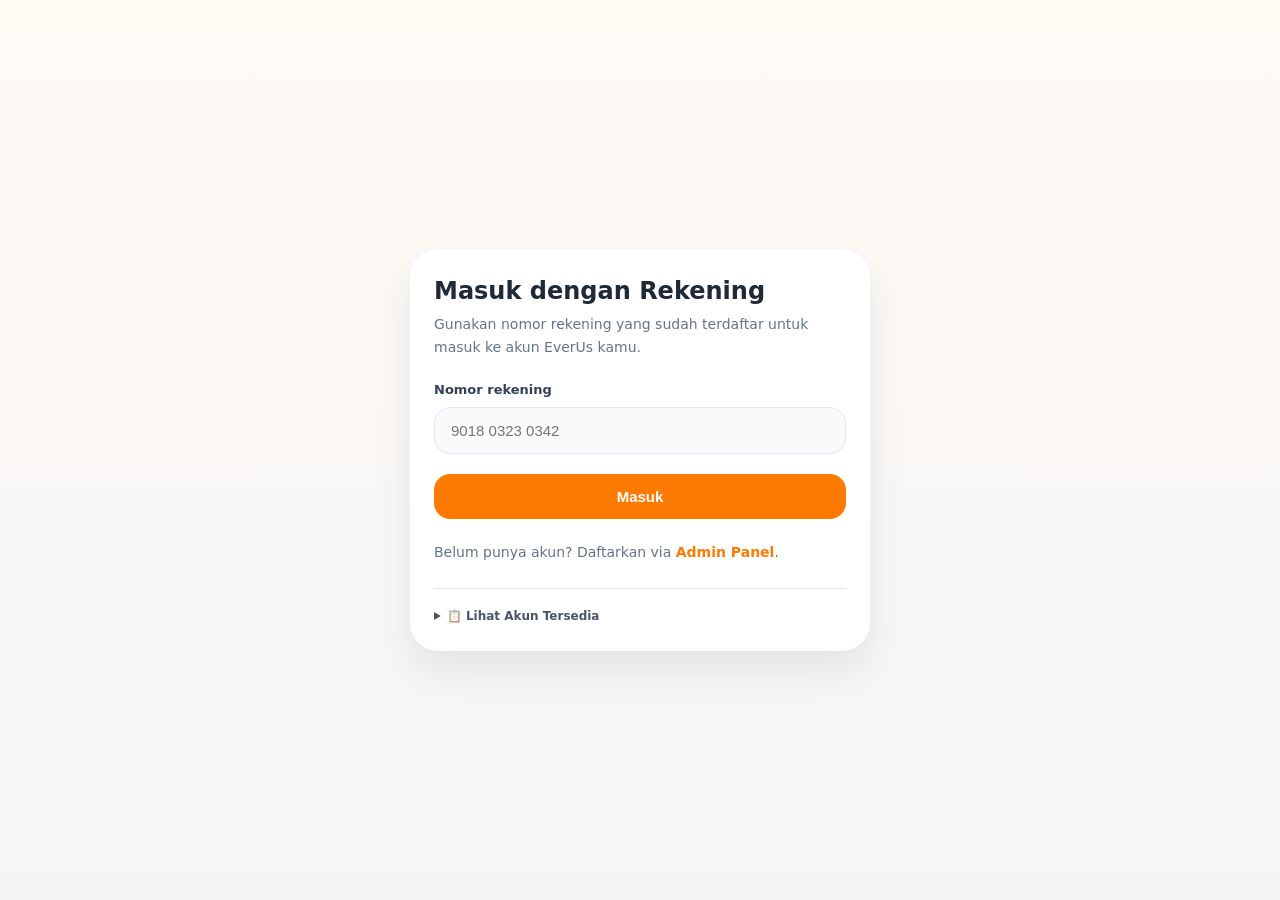
<file: _index.html>
<!DOCTYPE html>
<html lang="id">
<head>
  <meta charset="UTF-8" />
  <meta name="viewport" content="width=device-width, initial-scale=1" />
  <title>Masuk EverUs</title>
  <style>
    :root {
      font-family: Inter, system-ui, sans-serif;
      background: #f5f5f7;
      color: #1f2937;
    }
    * {
      box-sizing: border-box;
    }
    body {
      margin: 0;
      min-height: 100vh;
      display: flex;
      align-items: center;
      justify-content: center;
      background: linear-gradient(180deg, #fffaf4 0%, #f5f5f7 100%);
      padding: 16px;
    }
    .login-card {
      width: min(460px, 100%);
      background: white;
      border-radius: 28px;
      padding: 28px 24px;
      box-shadow: 0 20px 40px rgba(0,0,0,0.08);
    }
    .login-card h1 {
      margin: 0 0 8px;
      font-size: 24px;
    }
    .login-card p {
      margin: 0 0 24px;
      color: #64748b;
      font-size: 14px;
      line-height: 1.6;
    }
    .field {
      display: grid;
      gap: 10px;
      margin-bottom: 20px;
    }
    .field label {
      font-size: 13px;
      font-weight: 700;
      color: #334155;
    }
    .field input {
      width: 100%;
      border: 1px solid #e2e8f0;
      border-radius: 16px;
      padding: 14px 16px;
      font-size: 15px;
      background: #f8fafc;
      color: #0f172a;
    }
    .button {
      width: 100%;
      border: none;
      border-radius: 16px;
      padding: 14px;
      background: #ff7a00;
      color: white;
      font-size: 15px;
      font-weight: 700;
      cursor: pointer;
    }
    .message {
      min-height: 22px;
      color: #dc2626;
      font-size: 13px;
    }
    .help {
      margin-top: 18px;
      color: #475569;
      font-size: 13px;
      line-height: 1.5;
    }
    .help a {
      color: #ff7a00;
      text-decoration: none;
      font-weight: 700;
    }
  </style>
</head>
<body>
  <div class="login-card">
    <h1>Masuk dengan Rekening</h1>
    <p>Gunakan nomor rekening yang sudah terdaftar untuk masuk ke akun EverUs kamu.</p>
    <div class="field">
      <label for="account-number">Nomor rekening</label>
      <input id="account-number" type="text" placeholder="9018 0323 0342" />
    </div>
    <button class="button" id="login-btn">Masuk</button>
    <div class="message" id="login-message"></div>
    <p class="help">Belum punya akun? Daftarkan via <a href="admin.html">Admin Panel</a>.</p>
    <hr style="border: none; border-top: 1px solid #e5e7eb; margin: 20px 0;">
    <details style="font-size: 12px; color: #64748b;">
      <summary style="cursor: pointer; font-weight: 700; color: #475569;">📋 Lihat Akun Tersedia</summary>
      <div id="account-list" style="margin-top: 12px; padding-top: 12px; border-top: 1px solid #e5e7eb;">
        <p style="margin: 0 0 8px;">Akun yang terdaftar:</p>
        <div id="account-items" style="font-family: monospace; font-size: 11px; color: #1f2937;"></div>
      </div>
    </details>
  </div>
  <script>
    const SHEET_ENDPOINT = 'https://script.google.com/macros/s/AKfycbxJeqJSQt7piGkguB62S1hXNhGyePbZWRPzknS0hSrUeU41AByMyciHHYfte2kRLddXgQ/exec';
    const messageEl = document.getElementById('login-message');
    const inputEl = document.getElementById('account-number');
    const buttonEl = document.getElementById('login-btn');
    const accountItemsEl = document.getElementById('account-items');

    function normalizeAccount(value) {
      return String(value || '').trim().replace(/\s+/g, '');
    }

    async function loadAccountList() {
      try {
        const url = new URL(SHEET_ENDPOINT);
        url.searchParams.set('action', 'list');
        const response = await fetch(url.toString());
        if (!response.ok) throw new Error('Gagal koneksi');
        const accounts = await response.json();
        
        if (!Array.isArray(accounts) || accounts.length === 0) {
          accountItemsEl.innerHTML = '<p style="margin: 0; color: #dc2626;">Tidak ada akun terdaftar.</p>';
          return;
        }
        
        let html = '';
        accounts.forEach(function(acc) {
          if (acc.account) {
            html += `<div style="margin: 6px 0; padding: 8px; background: #f8fafc; border-radius: 8px;">
              <strong>${acc.account}</strong> - ${acc.name || '(Tanpa nama)'}
            </div>`;
          }
        });
        accountItemsEl.innerHTML = html || '<p style="margin: 0; color: #64748b;">Data akun kosong.</p>';
      } catch (error) {
        accountItemsEl.innerHTML = '<p style="margin: 0; color: #dc2626;">Gagal memuat daftar akun.</p>';
        console.error('Gagal load account list:', error);
      }
    }

    document.querySelector('details').addEventListener('toggle', function(e) {
      if (e.target.open) {
        loadAccountList();
      }
    });

    async function login() {
      const rawAccount = inputEl.value;
      const account = normalizeAccount(rawAccount);
      
      if (!account) {
        messageEl.textContent = 'Masukkan nomor rekening terlebih dahulu.';
        return;
      }
      
      messageEl.textContent = 'Memeriksa akun...';
      console.log('Login attempt with account:', account);
      
      try {
        const url = new URL(SHEET_ENDPOINT);
        url.searchParams.set('action', 'get');
        url.searchParams.set('account', account);
        console.log('Fetching:', url.toString());
        
        const response = await fetch(url.toString());
        if (!response.ok) throw new Error('Gagal koneksi');
        const config = await response.json();
        
        console.log('Response:', config);
        
        if (!config || !config.account) {
          messageEl.textContent = 'Nomor rekening tidak ditemukan. Coba lagi atau daftar di Admin Panel.';
          return;
        }
        
        window.location.href = `index.html?account=${encodeURIComponent(config.account)}`;
      } catch (error) {
        messageEl.textContent = 'Terjadi kesalahan, silakan coba lagi.';
        console.error('Login error:', error);
      }
    }

    buttonEl.addEventListener('click', login);
    inputEl.addEventListener('keydown', function(event) {
      if (event.key === 'Enter') login();
    });
  </script>
</body>
</html>
</file>
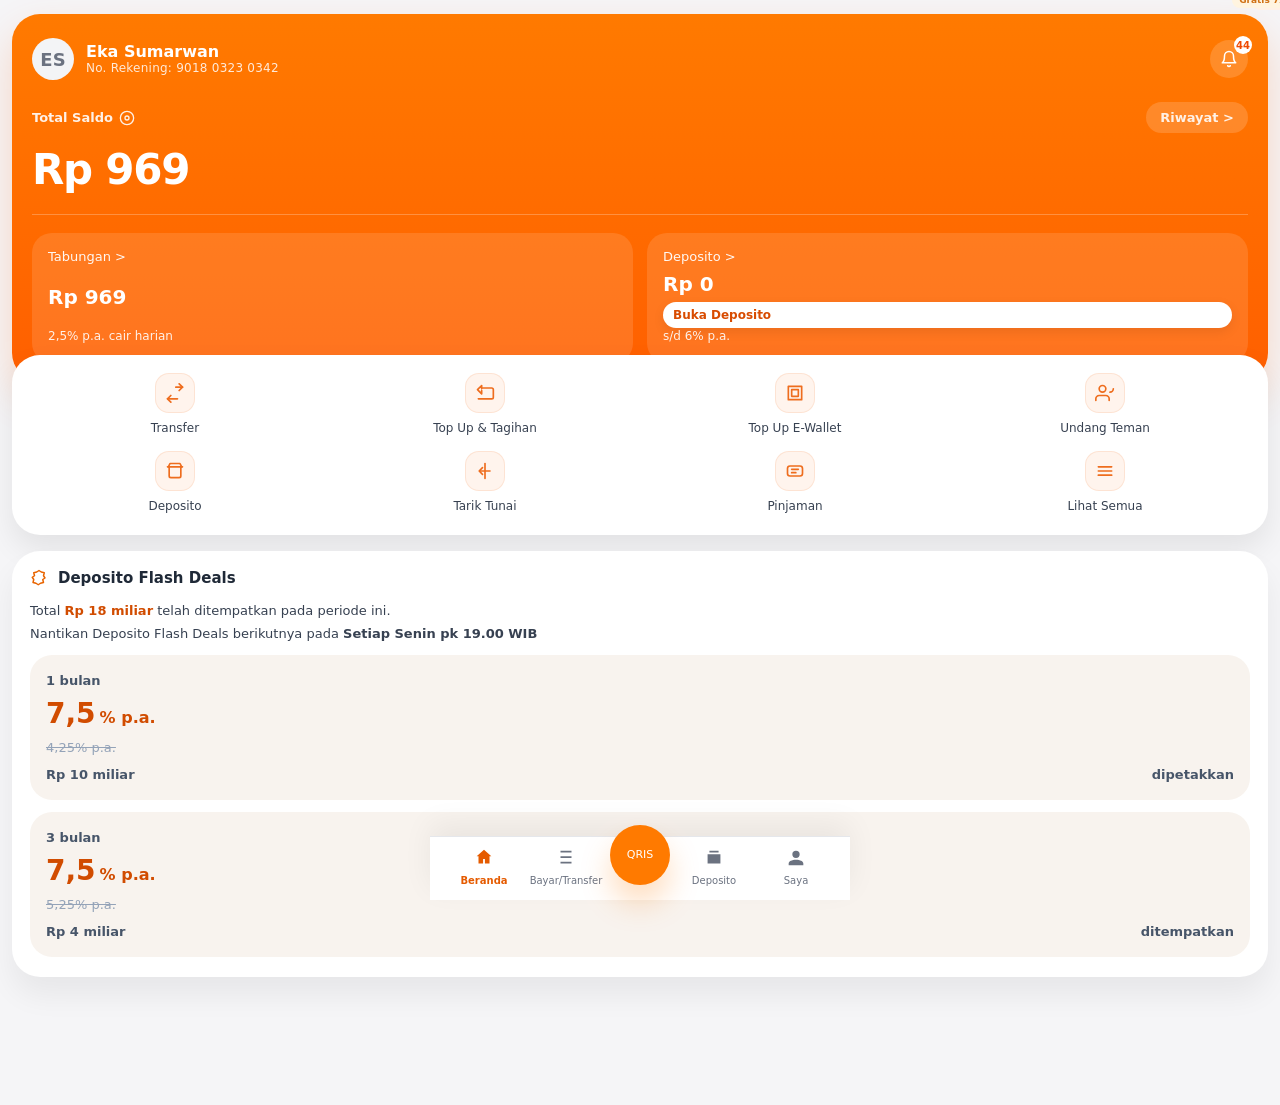
<file: user.html>
<!DOCTYPE html>
<html lang="id">
<head>
  <meta charset="UTF-8" />
  <meta name="viewport" content="width=device-width, initial-scale=1" />
  <title>EverUs Mockup</title>
  <style>
    :root {
      color-scheme: light;
      font-family: Inter, system-ui, sans-serif;
      font-size: 14px;
      background: #f5f5f7;
      color: #1f2937;
    }

    * {
      box-sizing: border-box;
    }

    html,
    body {
      margin: 0;
      min-height: 100%;
      background: #f5f5f7;
      color: #1f2937;
      width: 100%;
      overflow-x: hidden;
    }

    body {
      padding: 0;
    }

    .screen {
      width: 100vw;
      padding: 14px 12px 110px;
      min-height: 100vh;
      box-sizing: border-box;
    }

    .top-card {
      border-radius: 28px;
      background: linear-gradient(180deg, #ff7a00 0%, #ff5f00 100%);
      color: white;
      padding: 24px 20px 18px;
      box-shadow: 0 18px 40px rgba(255, 97, 0, 0.2);
    }

    .profile-row {
      display: flex;
      justify-content: space-between;
      gap: 12px;
      align-items: center;
      margin-bottom: 22px;
    }

    .profile {
      display: flex;
      gap: 12px;
      align-items: center;
    }

    .avatar {
      width: 42px;
      height: 42px;
      border-radius: 50%;
      background: #f3f4f6;
      display: grid;
      place-items: center;
      color: #6b7280;
      font-size: 18px;
      font-weight: 700;
    }

    .profile-info {
      line-height: 1.2;
    }

    .profile-info .name {
      font-size: 16px;
      font-weight: 700;
    }

    .profile-info .account {
      font-size: 12px;
      opacity: 0.85;
      letter-spacing: 0.02em;
      display: flex;
      gap: 8px;
      align-items: center;
    }

    .icon-badge {
      width: 38px;
      height: 38px;
      border-radius: 50%;
      background: rgba(255,255,255,0.16);
      display: grid;
      place-items: center;
      position: relative;
      color: white;
      padding: 0;
    }

    .icon-badge .badge-count {
      width: 18px;
      height: 18px;
      border-radius: 50%;
      background: #fff;
      color: #ef4900;
      font-size: 10px;
      display: grid;
      place-items: center;
      font-weight: 700;
      position: absolute;
      right: -4px;
      top: -4px;
    }

    .section-title {
      display: flex;
      justify-content: space-between;
      align-items: center;
      margin-bottom: 12px;
      font-size: 13px;
      opacity: 0.9;
    }

    .section-title span {
      display: inline-flex;
      align-items: center;
      gap: 6px;
    }

    .section-title .pill {
      padding: 8px 14px;
      border-radius: 999px;
      background: rgba(255, 255, 255, 0.18);
      font-size: 13px;
      font-weight: 600;
      color: white;
    }

    .balance {
      font-size: clamp(2rem, 6vw, 3rem);
      font-weight: 800;
      margin: 8px 0 20px;
      letter-spacing: -0.03em;
    }

    .divider {
      border-top: 1px solid rgba(255,255,255,0.25);
      margin: 16px 0 18px;
    }

    .rows {
      display: grid;
      gap: 14px;
      grid-template-columns: repeat(2, minmax(0, 1fr));
    }

    .sub-card {
      background: rgba(255,255,255,0.12);
      border-radius: 20px;
      padding: 16px 16px 18px;
      min-height: 108px;
      display: flex;
      flex-direction: column;
      justify-content: space-between;
    }

    .sub-card .label {
      display: flex;
      align-items: center;
      justify-content: space-between;
      font-size: 13px;
      opacity: 0.95;
      margin-bottom: 8px;
    }

    .sub-card .amount {
      font-size: 20px;
      font-weight: 700;
      margin-bottom: 6px;
    }

    .sub-card .small {
      font-size: 12px;
      opacity: 0.9;
      line-height: 1.4;
    }

    .button-pill {
      display: inline-flex;
      padding: 6px 10px;
      border-radius: 999px;
      background: #fff;
      color: #d84b00;
      font-size: 12px;
      font-weight: 700;
      box-shadow: 0 4px 12px rgba(0,0,0,.08);
    }

    .actions {
      background: white;
      border-radius: 28px;
      margin: -26px 0 16px;
      padding: 18px 16px 22px;
      box-shadow: 0 14px 30px rgba(0,0,0,0.08);
    }

    .action-grid {
      display: grid;
      grid-template-columns: repeat(4, minmax(0, 1fr));
      gap: 16px;
    }

    .action-item {
      display: flex;
      flex-direction: column;
      align-items: center;
      gap: 8px;
      color: #374151;
      text-align: center;
      font-size: 12px;
    }

    .action-icon {
      width: 40px;
      height: 40px;
      border-radius: 14px;
      display: grid;
      place-items: center;
      background: #fff4ed;
      color: #ee6d1e;
      box-shadow: inset 0 0 0 1px rgba(238,109,30,.12);
    }

    .action-icon.badge::after {
      content: 'Baru';
      position: absolute;
      top: -6px;
      right: -10px;
      font-size: 9px;
      font-weight: 700;
      color: #c84a00;
      background: #fff1e6;
      border-radius: 999px;
      padding: 3px 7px;
    }

    .action-icon.free::after {
      content: 'Gratis 7x';
      position: absolute;
      top: -8px;
      right: -12px;
      font-size: 9px;
      font-weight: 700;
      color: #d07114;
      background: #fff4e0;
      border-radius: 999px;
      padding: 3px 7px;
    }

    .card {
      border-radius: 28px;
      background: #fff;
      padding: 18px 18px 20px;
      box-shadow: 0 18px 30px rgba(0,0,0,0.06);
      margin-bottom: 18px;
    }

    .card .section-label {
      display: flex;
      align-items: center;
      gap: 10px;
      font-weight: 700;
      font-size: 15px;
      margin-bottom: 16px;
      color: #1f2937;
    }

    .card .section-label svg {
      width: 18px;
      height: 18px;
      color: #e86400;
    }

    .flash-body {
      display: grid;
      gap: 14px;
    }

    .flash-text {
      display: grid;
      gap: 8px;
      font-size: 13px;
      color: #374151;
    }

    .flash-text .highlight {
      color: #d14c00;
      font-weight: 700;
    }

    .offers {
      display: grid;
      gap: 12px;
    }

    .offer {
      background: #f8f3ee;
      border-radius: 22px;
      padding: 18px 16px;
      display: grid;
      gap: 12px;
    }

    .offer-header {
      font-size: 13px;
      color: #475569;
      font-weight: 700;
    }

    .offer-rate {
      font-size: 28px;
      font-weight: 800;
      color: #d14c00;
      line-height: 1;
    }

    .offer-rate .unit {
      font-size: 16px;
      font-weight: 600;
      margin-left: 4px;
    }

    .offer-base {
      font-size: 13px;
      color: #94a3b8;
      text-decoration: line-through;
    }

    .offer-footer {
      display: flex;
      justify-content: space-between;
      gap: 10px;
      font-size: 13px;
      color: #475569;
    }

    .offer-footer span {
      display: block;
      font-weight: 700;
    }

    .bottom-nav {
      position: fixed;
      left: 50%;
      transform: translateX(-50%);
      bottom: 0;
      width: min(100%, 420px);
      background: white;
      border-top: 1px solid #e5e7eb;
      padding: 10px 16px 14px;
      display: flex;
      justify-content: space-between;
      align-items: center;
      gap: 6px;
      box-shadow: 0 -12px 30px rgba(0,0,0,0.06);
      z-index: 10;
    }

    .tab-item {
      flex: 1;
      display: flex;
      flex-direction: column;
      align-items: center;
      gap: 6px;
      font-size: 11px;
      color: #6b7280;
    }

    .tab-item.active {
      color: #e55b00;
      font-weight: 700;
    }

    .tab-item .tab-icon {
      width: 22px;
      height: 22px;
      background: currentColor;
      mask-size: contain;
      mask-repeat: no-repeat;
      mask-position: center;
      display: block;
    }

    .tab-item.home .tab-icon {
      mask-image: url('data:image/svg+xml;utf8,<svg xmlns="http://www.w3.org/2000/svg" viewBox="0 0 24 24"><path fill="white" d="M12 3l8 7h-2v8h-5v-5H11v5H6v-8H4z"/></svg>');
    }

    .tab-item.transfer .tab-icon {
      mask-image: url('data:image/svg+xml;utf8,<svg xmlns="http://www.w3.org/2000/svg" viewBox="0 0 24 24"><path fill="white" d="M6 4h12v2H6zm0 6h12v2H6zm0 6h12v2H6z"/></svg>');
    }

    .tab-item.qris {
      flex: none;
      width: 60px;
      height: 60px;
      border-radius: 50%;
      background: #ff7a00;
      color: white;
      display: grid;
      place-items: center;
      margin-top: -24px;
      box-shadow: 0 18px 30px rgba(255,122,0,0.25);
    }

    .tab-item.qris .label {
      display: none;
    }

    .tab-item.deposit .tab-icon {
      mask-image: url('data:image/svg+xml;utf8,<svg xmlns="http://www.w3.org/2000/svg" viewBox="0 0 24 24"><path fill="white" d="M7 4h10v2H7zm-2 4h14v10H5z"/></svg>');
    }

    .tab-item.profile .tab-icon {
      mask-image: url('data:image/svg+xml;utf8,<svg xmlns="http://www.w3.org/2000/svg" viewBox="0 0 24 24"><path fill="white" d="M12 12a4 4 0 1 0-4-4 4 4 0 0 0 4 4zm0 2c-4.42 0-8 1.79-8 4v2h16v-2c0-2.21-3.58-4-8-4z"/></svg>');
    }

    .tab-item .label {
      font-size: 10px;
      text-transform: capitalize;
    }

    @media (max-width: 400px) {
      .top-card {
        padding: 20px 16px 18px;
      }
      .bottom-nav {
        padding: 10px 14px 12px;
      }
    }
  </style>
</head>
<body>
  <main class="screen">
    <section class="top-card">
      <div class="profile-row">
        <div class="profile">
          <div class="avatar">ES</div>
          <div class="profile-info">
            <div class="name" id="user-name">Eka Sumarwan</div>
            <div class="account" id="user-account">No. Rekening: 9018 0323 0342</div>
          </div>
        </div>
        <div class="icon-badge" aria-label="Notifikasi">
          <svg width="18" height="18" viewBox="0 0 24 24" fill="none" stroke="white" stroke-width="2" stroke-linecap="round" stroke-linejoin="round"><path d="M18 8a6 6 0 0 0-12 0c0 7-3 9-3 9h18s-3-2-3-9"></path><path d="M13.73 21a2 2 0 0 1-3.46 0"></path></svg>
          <span class="badge-count" id="notification-count">44</span>
        </div>
      </div>
      <div class="section-title">
        <span><strong>Total Saldo</strong> <svg width="16" height="16" viewBox="0 0 24 24" fill="none" stroke="white" stroke-width="2" stroke-linecap="round" stroke-linejoin="round"><circle cx="12" cy="12" r="3"></circle><path d="M2.05 12a9.94 9.94 0 0 1 19.9 0 9.94 9.94 0 0 1-19.9 0"></path></svg></span>
        <span class="pill">Riwayat ></span>
      </div>
      <div class="balance" id="total-balance">Rp 969</div>
      <div class="divider"></div>
      <div class="rows">
        <div class="sub-card">
          <div class="label">Tabungan &gt;</div>
          <div class="amount" id="saving-amount">Rp 969</div>
          <div class="small" id="saving-rate">2,5% p.a. cair harian</div>
        </div>
        <div class="sub-card">
          <div class="label">Deposito &gt;</div>
          <div class="amount" id="deposit-amount">Rp 0</div>
          <span class="button-pill" id="deposit-action-text">Buka Deposito</span>
          <div class="small" id="deposit-rate">s/d 6% p.a.</div>
        </div>
      </div>
    </section>

    <section class="actions">
      <div class="action-grid">
        <div class="action-item">
          <div class="action-icon"><svg width="20" height="20" viewBox="0 0 24 24" fill="none" stroke="#ee6d1e" stroke-width="2" stroke-linecap="round" stroke-linejoin="round"><polyline points="17 1 21 5 17 9"></polyline><line x1="13" y1="5" x2="21" y2="5"></line><polyline points="7 23 3 19 7 15"></polyline><line x1="3" y1="19" x2="15" y2="19"></line></svg></div>
          <div>Transfer</div>
        </div>
        <div class="action-item">
          <div class="action-icon"><svg width="20" height="20" viewBox="0 0 24 24" fill="none" stroke="#ee6d1e" stroke-width="2" stroke-linecap="round" stroke-linejoin="round"><path d="M4 19h16a2 2 0 0 0 2-2V8a2 2 0 0 0-2-2H9"></path><path d="M8 7V3L3 8l5 5V9"></path></svg></div>
          <div>Top Up & Tagihan</div>
        </div>
        <div class="action-item">
          <div class="action-icon badge"><svg width="20" height="20" viewBox="0 0 24 24" fill="none" stroke="#ee6d1e" stroke-width="2" stroke-linecap="round" stroke-linejoin="round"><path d="M4 4h16v16H4z"></path><path d="M8 8h8v8H8z"></path></svg></div>
          <div>Top Up E-Wallet</div>
        </div>
        <div class="action-item">
          <div class="action-icon"><svg width="20" height="20" viewBox="0 0 24 24" fill="none" stroke="#ee6d1e" stroke-width="2" stroke-linecap="round" stroke-linejoin="round"><path d="M17 21v-2a4 4 0 0 0-4-4H5a4 4 0 0 0-4 4v2"></path><circle cx="9" cy="7" r="4"></circle><path d="M22 7a4 4 0 0 1-4 4"></path></svg></div>
          <div>Undang Teman</div>
        </div>
        <div class="action-item">
          <div class="action-icon"><svg width="20" height="20" viewBox="0 0 24 24" fill="none" stroke="#ee6d1e" stroke-width="2" stroke-linecap="round" stroke-linejoin="round"><path d="M3 7h18"></path><path d="M4 7l2-4h12l2 4"></path><path d="M5 7v11a2 2 0 0 0 2 2h10a2 2 0 0 0 2-2V7"></path></svg></div>
          <div>Deposito</div>
        </div>
        <div class="action-item">
          <div class="action-icon free"><svg width="20" height="20" viewBox="0 0 24 24" fill="none" stroke="#ee6d1e" stroke-width="2" stroke-linecap="round" stroke-linejoin="round"><path d="M12 3v18"></path><path d="M6 12h12"></path><path d="M9 8l-4 4 4 4"></path></svg></div>
          <div>Tarik Tunai</div>
        </div>
        <div class="action-item">
          <div class="action-icon"><svg width="20" height="20" viewBox="0 0 24 24" fill="none" stroke="#ee6d1e" stroke-width="2" stroke-linecap="round" stroke-linejoin="round"><path d="M18 6a3 3 0 0 1 3 3v6a3 3 0 0 1-3 3H6a3 3 0 0 1-3-3V9a3 3 0 0 1 3-3h12z"></path><path d="M8 10h8"></path><path d="M8 14h5"></path></svg></div>
          <div>Pinjaman</div>
        </div>
        <div class="action-item">
          <div class="action-icon"><svg width="20" height="20" viewBox="0 0 24 24" fill="none" stroke="#ee6d1e" stroke-width="2" stroke-linecap="round" stroke-linejoin="round"><path d="M4 7h16"></path><path d="M4 12h16"></path><path d="M4 17h16"></path></svg></div>
          <div>Lihat Semua</div>
        </div>
      </div>
    </section>

    <section class="card">
      <div class="section-label">
        <svg viewBox="0 0 24 24" fill="none" stroke="#e86400" stroke-width="2" stroke-linecap="round" stroke-linejoin="round"><path d="M12 2l3 2 4 1-1 4 2 3-3 2 1 4-4 1-3 2-3-2-4-1 1-4-2-3 3-2-1-4 4-1z"></path></svg>
        <span>Deposito Flash Deals</span>
      </div>
      <div class="flash-body">
        <div class="flash-text">
          <div>Total <span class="highlight" id="flash-total">Rp 18 miliar</span> telah ditempatkan pada periode ini.</div>
          <div>Nantikan Deposito Flash Deals berikutnya pada <strong>Setiap Senin pk 19.00 WIB</strong></div>
        </div>
        <div class="offers">
          <div class="offer">
            <div class="offer-header">1 bulan</div>
            <div class="offer-rate" id="offer-1-rate">7,5<span class="unit">% p.a.</span></div>
            <div class="offer-base" id="offer-1-base">4,25% p.a.</div>
            <div class="offer-footer">
              <span id="offer-1-volume">Rp 10 miliar</span>
              <span>dipetakkan</span>
            </div>
          </div>
          <div class="offer">
            <div class="offer-header">3 bulan</div>
            <div class="offer-rate" id="offer-2-rate">7,5<span class="unit">% p.a.</span></div>
            <div class="offer-base" id="offer-2-base">5,25% p.a.</div>
            <div class="offer-footer">
              <span id="offer-2-volume">Rp 4 miliar</span>
              <span>ditempatkan</span>
            </div>
          </div>
        </div>
      </div>
    </section>
  </main>

  <nav class="bottom-nav" aria-label="Navigasi utama">
    <div class="tab-item active home">
      <span class="tab-icon"></span>
      <span class="label">Beranda</span>
    </div>
    <div class="tab-item transfer">
      <span class="tab-icon"></span>
      <span class="label">Bayar/Transfer</span>
    </div>
    <div class="tab-item qris" aria-label="QRIS">
      <span>QRIS</span>
    </div>
    <div class="tab-item deposit">
      <span class="tab-icon"></span>
      <span class="label">Deposito</span>
    </div>
    <div class="tab-item profile">
      <span class="tab-icon"></span>
      <span class="label">Saya</span>
    </div>
  </nav>

  <script>
    const SHEET_ENDPOINT = 'https://script.google.com/macros/s/AKfycbziYfpWkeX6s_lg-PVcAVYsSrMSIyicQ9oPmv-A2inFxYkZyncsRTyqJheBU9nh1ywI8Q/exec';

    function getAccountFromUrl() {
      const params = new URLSearchParams(window.location.search);
      return params.get('account');
    }

    async function fetchConfig(account) {
      try {
        const url = new URL(SHEET_ENDPOINT);
        url.searchParams.set('action', 'get');
        if (account) url.searchParams.set('account', account);
        const response = await fetch(url.toString());
        if (!response.ok) throw new Error('Fetch error');
        return await response.json();
      } catch (error) {
        console.error('Gagal memuat konfigurasi:', error);
        return null;
      }
    }

    function setText(id, value) {
      const el = document.getElementById(id);
      if (el && value !== undefined && value !== null) {
        el.textContent = value;
      }
    }

    function applyConfig(config) {
      if (!config) return;
      setText('user-name', config.name);
      setText('user-account', config.account ? `No. Rekening: ${config.account}` : undefined);
      setText('notification-count', config.notification_count || '0');
      setText('total-balance', config.total_balance || 'Rp 0');
      setText('saving-amount', config.saving_amount || 'Rp 0');
      setText('saving-rate', config.saving_rate || '2,5% p.a. cair harian');
      setText('deposit-amount', config.deposit_amount || 'Rp 0');
      setText('deposit-action-text', config.deposit_action || 'Buka Deposito');
      setText('deposit-rate', config.deposit_rate || 's/d 6% p.a.');
      setText('flash-total', config.flash_total || 'Rp 0');
      setText('offer-1-rate', config.offer_1_rate || '7,5% p.a.');
      setText('offer-1-base', config.offer_1_base || '4,25% p.a.');
      setText('offer-1-volume', config.offer_1_volume || 'Rp 10 miliar');
      setText('offer-2-rate', config.offer_2_rate || '7,5% p.a.');
      setText('offer-2-base', config.offer_2_base || '5,25% p.a.');
      setText('offer-2-volume', config.offer_2_volume || 'Rp 4 miliar');
    }

    document.addEventListener('DOMContentLoaded', async () => {
      const account = getAccountFromUrl();
      const config = await fetchConfig(account);
      applyConfig(config);
    });
  </script>
</body>
</html>
</file>
